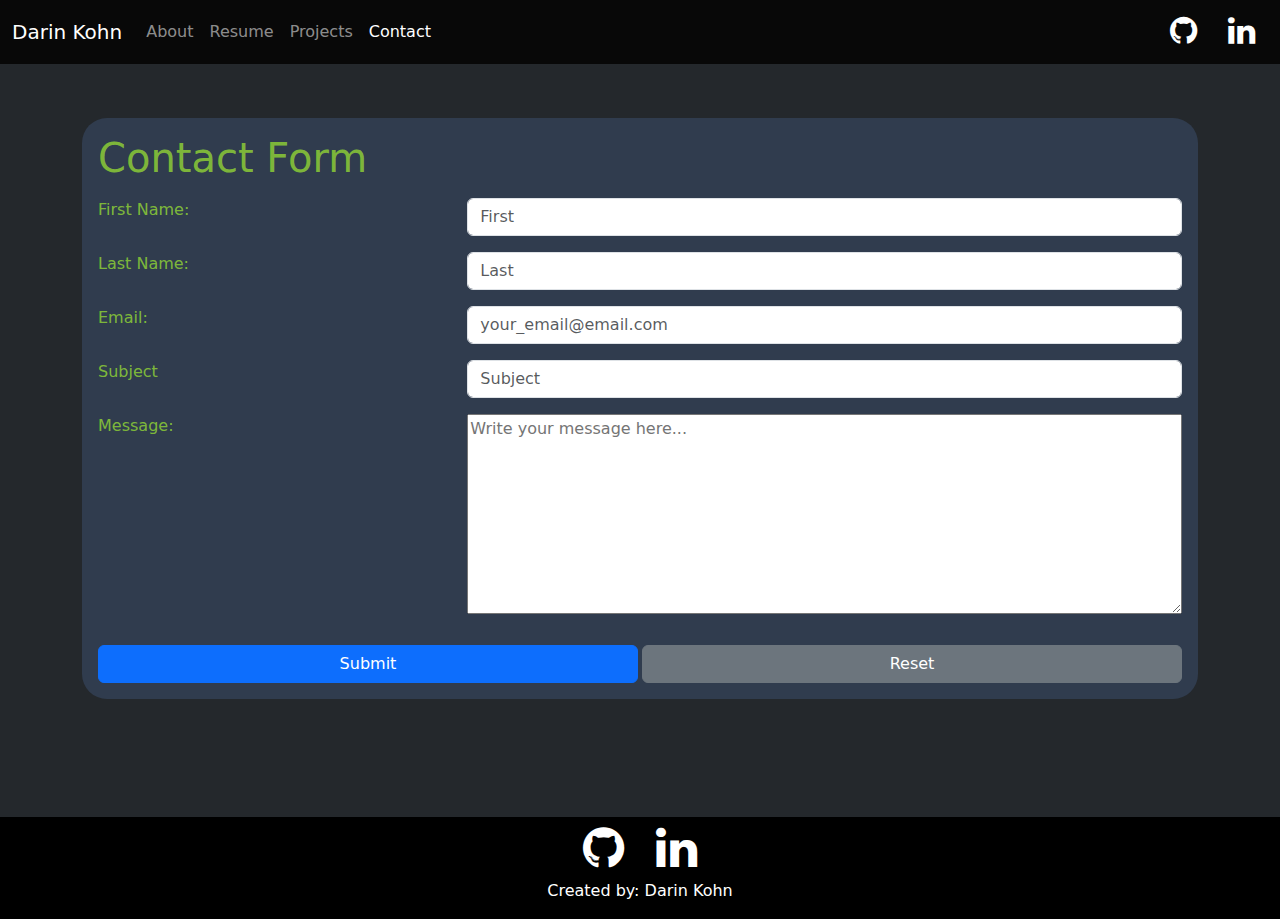
<file: pages/contact.html>
<!DOCTYPE html>
<html lang="en">
  <head>
    <meta charset="UTF-8" />
    <meta http-equiv="X-UA-Compatible" content="IE=edge" />
    <meta name="viewport" content="width=device-width, initial-scale=1.0" />
    <title>Contact - Darin Kohn</title>
    <link rel="stylesheet" href="https://cdn.jsdelivr.net/npm/bootstrap@5.0.2/dist/css/bootstrap.min.css" />
    <link rel="stylesheet" href="https://cdnjs.cloudflare.com/ajax/libs/font-awesome/4.7.0/css/font-awesome.min.css">
    <link rel="stylesheet" href="../css/all-pages.css" />
    <link rel="stylesheet" href="../css/contact-info.css" />
  </head>
  <body>
    <div id="header"></div>
    <main class="container pt-5">
        <form class="form-horizontal bg-element page-element mx-auto p-3">
          <h1>Contact Form</h1>
          <div class="form-group mt-3">
            <div class="row ">
              <div class="col-sm-4">
                <label for="firstname" class="form-element">First Name:</label> 
              </div>
              <div class="col-sm-8">
                <input class="form-control" type="text" name="firstname" id="firstname" placeholder="First" />
              </div>
            </div>
          </div>
          <div class="form-group mt-3">
            <div class="row">
              <div class="col-sm-4">
                <label for="lastname" class="form-element">Last Name:</label> 
              </div>
              <div class="col-sm-8">
                <input class="form-control" type="text" name="lastname" id="lastname" placeholder="Last" />
              </div>
            </div>
          </div>
          <div class="form-group mt-3">
            <div class="row">
              <div class="col-sm-4">
                <label for="email" class="form-element">Email:</label>
              </div>
              <div class="col-sm-8">
                <input class="form-control" type="text" name="email" id="email" placeholder="your_email@email.com" />
              </div>
            </div>
          </div>
          <div class ="form-group mt-3">         
            <div class="row">
              <div class="col-sm-4">
                <label for="subject" for="message">Subject</label>
              </div>
              <div class="col-sm-8">
                <input id="subject" class="form-control" type="text" name="subject" placeholder="Subject"/>
              </div>
            </div>
            <div class ="form-group mt-3">         
              <div class="row">
                <div class="col-sm-4">
                  <label for="message" class="form-element">Message:</label>
                </div>
                     <div class="col-sm-8">
                  <textarea id="message" name="message" placeholder="Write your message here..." style="width: 100%;height:200px;"></textarea>
                </div>
              </div> 
            <div class ="form-group mt-4">
            <div class="row gx-1">
              <div class = "col-6">        
                <input class="btn btn-primary btn-block w-100" type="submit" name="submit" value="Submit"/>
              </div>
              <div class = "col-6">        
                <input class="btn btn-secondary w-100" type="button" name="reset" value="Reset"/>
              </div>
            </div>
        </form>        
    </main>
    <div id="footer"></div>
    <script src="../js/header.js"></script>
    <script src="../js/footer.js"></script>
  </body>
</html>
</file>
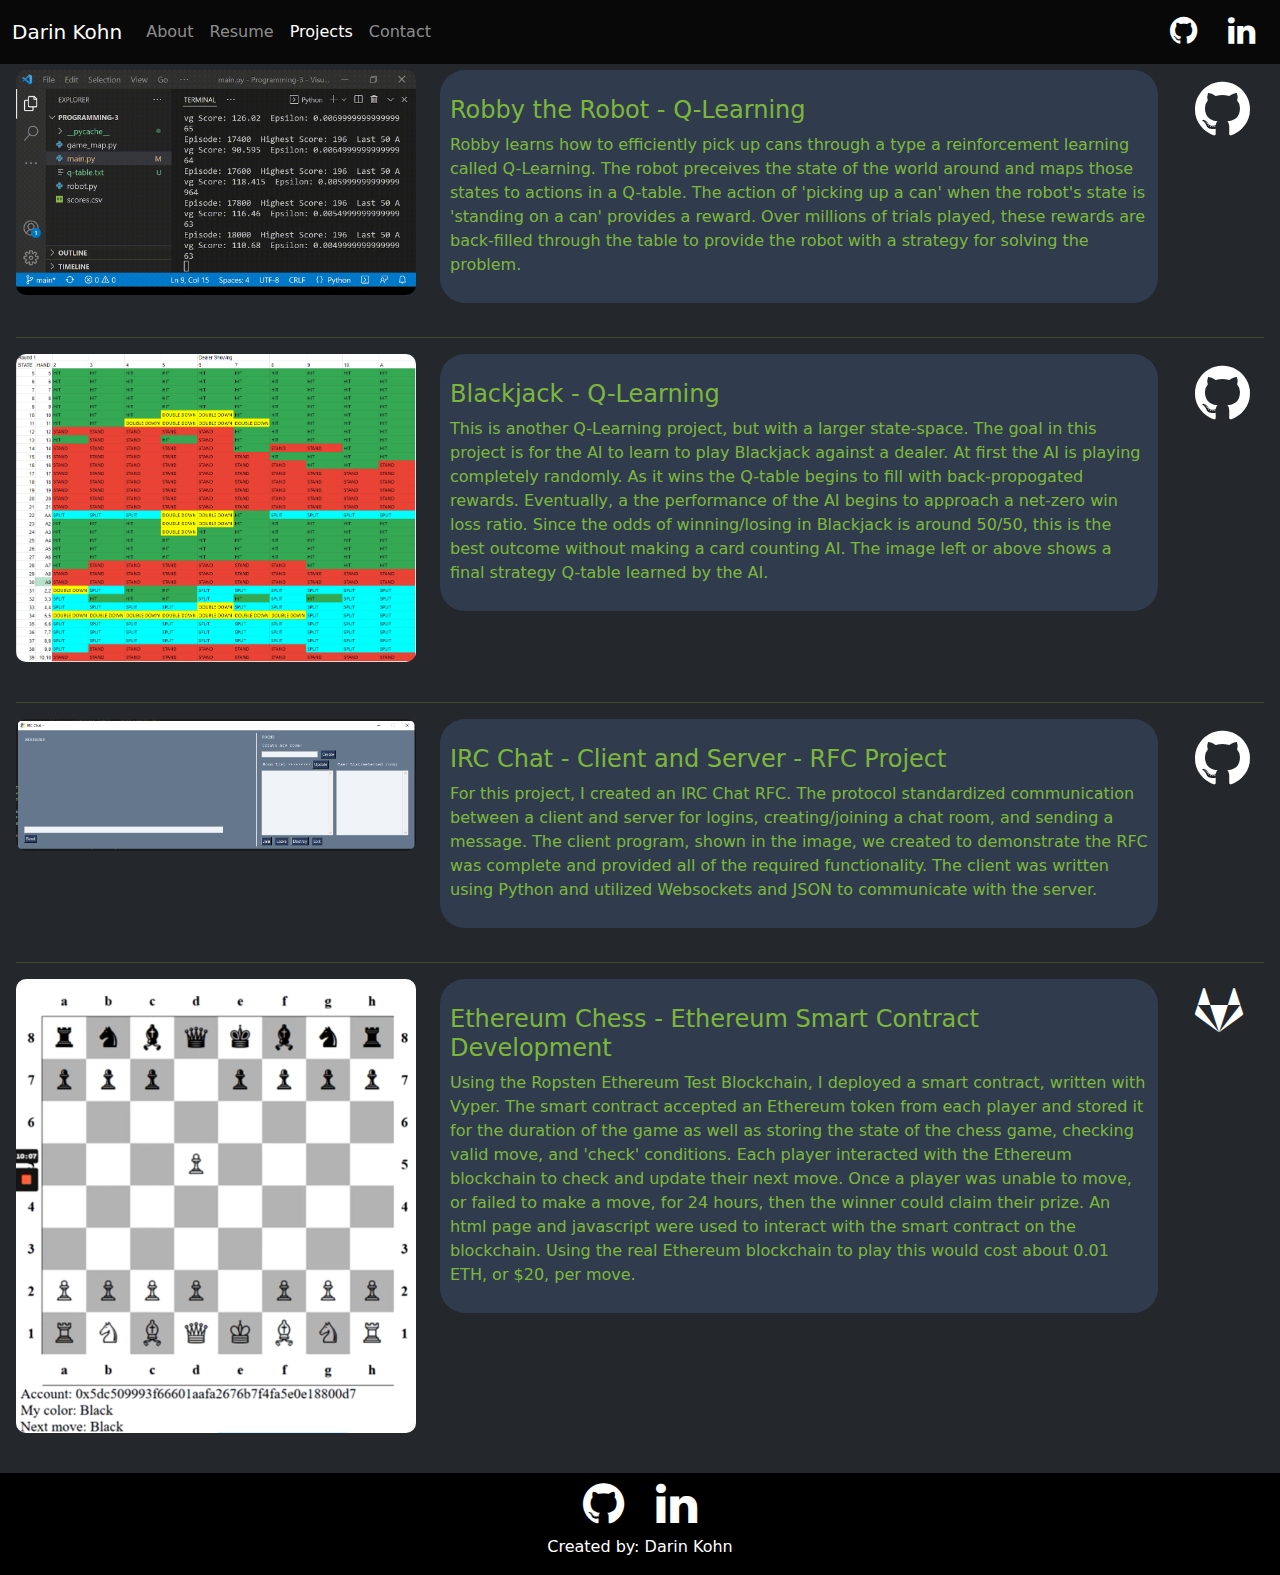
<file: pages/projects.html>
<!DOCTYPE html>
<html lang="en">
  <head>
    <meta charset="UTF-8" />
    <meta http-equiv="X-UA-Compatible" content="IE=edge" />
    <meta name="viewport" content="width=device-width, initial-scale=1.0" />
    <title>Projects - Darin Kohn</title>
    <link rel="stylesheet" href="https://cdn.jsdelivr.net/npm/bootstrap@5.0.2/dist/css/bootstrap.min.css" />
    <link rel="stylesheet" href="https://cdnjs.cloudflare.com/ajax/libs/font-awesome/4.7.0/css/font-awesome.min.css">
    <link rel="stylesheet" href="../css/all-pages.css" />
    <link rel="stylesheet" href="../css/projects-info.css" />
  </head>
  <body>
    <div id="header"></div>
    <main>
      <div class="px-sm-3">
        <div class="row d-flex mb-4">
          <div class="col-lg-4 col-md-12 mb-3">
            <img src="../images/robot.gif" alt="A gif of Robby (@) picking up a room of cans (o)" title="Robby in action">
          </div>
          <div class="col-lg-7 col-md-10">
            <div class="bg-element page-element">
              <p>
                <h4>Robby the Robot - Q-Learning</h4>
                Robby learns how to efficiently pick up cans through a type a reinforcement learning called Q-Learning. 
                The robot preceives the state of the world around and maps those states to actions in a Q-table. The 
                action of 'picking up a can' when the robot's state is 'standing on a can' provides a reward. Over 
                millions of trials played, these rewards are back-filled through the table to provide the robot with a
                strategy for solving the problem.
              </p>
            </div>
          </div>
          <div class="col-lg-1 col-md-2">
            <a class="btn project-icon" href="https://github.com/d-kohn/Robot-Q-Learning">
              <i class="fa fa-github fa-4x"></i>
              <span class="visually-hidden">Github</span>
            </a>                                    
          </div>
         </div>

        <hr>
        <div class="row mb-4">
          <div class="col-lg-4 col-md-12 mb-3">
            <img src="../images/blackjack.png" alt="A blackjack strategy table created by the Q-Learning AI" title="AI created blackjack strategy table">
          </div>
          <div class="col-lg-7 col-md-10">
            <div class="bg-element page-element">
              <p>
                <h4>Blackjack - Q-Learning</h4>
                This is another Q-Learning project, but with a larger state-space. The goal in this project
                is for the AI to learn to play Blackjack against a dealer. At first the AI is playing completely
                randomly. As it wins the Q-table begins to fill with back-propogated rewards. Eventually, a
                the performance of the AI begins to approach a net-zero win loss ratio. Since the odds of
                winning/losing in Blackjack is around 50/50, this is the best outcome without making a card
                counting AI. The image left or above shows a final strategy Q-table learned by the AI.
              </p>  
            </div>
          </div>
          <div class="col-lg-1 col-md-2">
            <a class="btn project-icon" href="https://github.com/d-kohn/AI-Blackjack">
              <i class="fa fa-github fa-4x"></i>
              <span class="visually-hidden">Github</span>
            </a>                                    
          </div>
        </div>

        <hr>
        <div class="row mb-4">
          <div class="col-lg-4 col-md-12 mb-3">
            <img src="../images/irc.png" alt="IRC Chat client window" title="IRC Chat client">
          </div>
          <div class="col-lg-7 col-md-10">
            <div class="bg-element page-element">
              <p>
                <h4>IRC Chat - Client and Server - RFC Project</h4>
                For this project, I created an IRC Chat RFC. The protocol standardized communication between
                a client and server for logins, creating/joining a chat room, and sending a message. The client
                program, shown in the image, we created to demonstrate the RFC was complete and provided all of
                the required functionality. The client was written using Python and utilized Websockets and
                JSON to communicate with the server.
              </p>
            </div>  
          </div>
          <div class="col-lg-1 col-md-2">
            <a class="btn project-icon" href="https://github.com/d-kohn/IRC-Client">
              <i class="fa fa-github fa-4x"></i>
              <span class="visually-hidden">Github</span>
            </a>                                    
          </div>
         </div>
        <hr>
        <div class="row mb-4">
          <div class="col-lg-4 col-md-12 mb-3">
            <img src="../images/chess.png" alt="An image of a chessboard and player information" title="EtherChess web interface">
          </div>
          <div class="col-lg-7 col-md-10">
            <div class="bg-element page-element">
              <p>
              <h4>Ethereum Chess - Ethereum Smart Contract Development</h4>
              Using the Ropsten Ethereum Test Blockchain, I deployed a smart contract, written with Vyper. The 
              smart contract accepted an Ethereum token from each player and stored it for the duration of 
              the game as well as storing the state of the chess game, checking valid move, and 'check' 
              conditions. Each player interacted with the Ethereum blockchain to check and update their next
              move. Once a player was unable to move, or failed to make a move, for 24 hours, then the winner
              could claim their prize. An html page and javascript were used to interact with the smart contract
              on the blockchain. Using the real Ethereum blockchain to play this would cost about 0.01 ETH, or 
              $20, per move.
            </p>
            </div>
          </div>
          <div class="col-lg-1 col-md-2">
            <a class="btn project-icon" href="https://gitlab.com/dkohn/bc-f21-darin-kohn-dkohn/-/tree/main/final">
              <i class="fa fa-gitlab fa-3x"></i>
              <span class="visually-hidden">Gitlab</span>
            </a>                                    
          </div>
         </div>
      </div>
    </main>
    <div id="footer"></div>
    <script src="../js/header.js"></script>
    <script src="../js/footer.js"></script>
  </body>
</html>
</file>
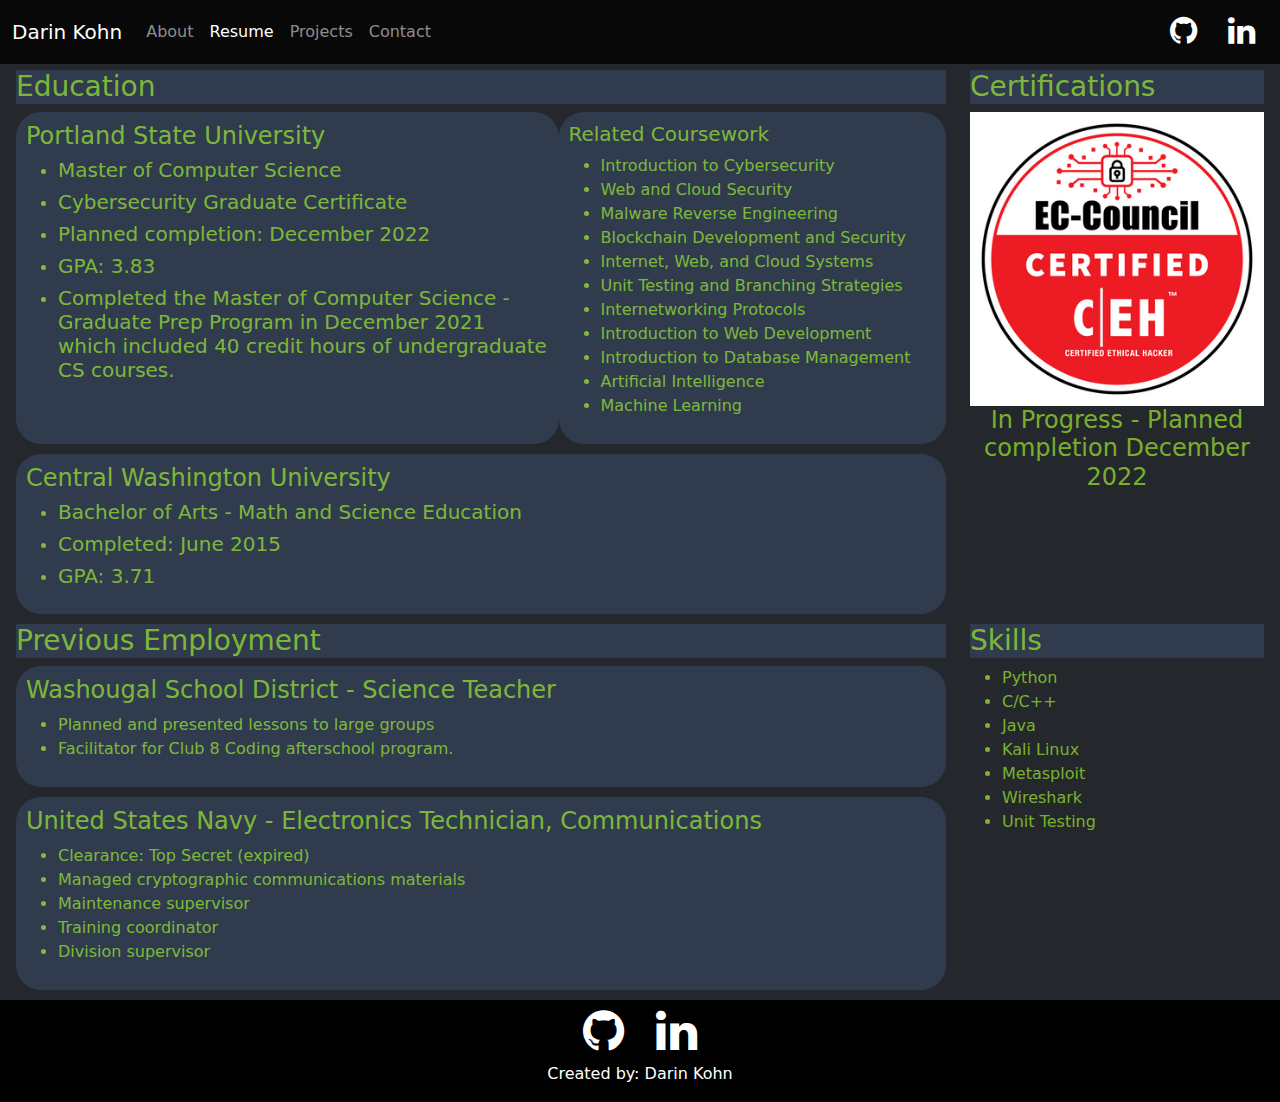
<file: pages/resume.html>
<!DOCTYPE html>
<html lang="en">
  <head>
    <meta charset="UTF-8" />
    <meta http-equiv="X-UA-Compatible" content="IE=edge" />
    <meta name="viewport" content="width=device-width, initial-scale=1.0" />
    <title>Resume - Darin Kohn</title>
    <link rel="stylesheet" href="https://cdn.jsdelivr.net/npm/bootstrap@5.0.2/dist/css/bootstrap.min.css" />
    <link rel="stylesheet" href="https://cdnjs.cloudflare.com/ajax/libs/font-awesome/4.7.0/css/font-awesome.min.css">
    <link rel="stylesheet" href="../css/all-pages.css" />
    <link rel="stylesheet" href="../css/resume-info.css" />
  </head>
  <body>
    <div id="header"></div>
    <main>
      <div class="px-sm-3">
        <div class="row">
          <div class="col-lg-9 col-sm-12">
              <h3 class="resume-header bg-element">Education</h3>
                <div class="d-flex col-lg-12 col-sm-12">
                  <div class="col-lg-7 col-sm-6 page-element bg-element">
                    <h4>Portland State University</h4>
                    <ul>
                      <li><h5>Master of Computer Science</h5></li>
                      <li><h5>Cybersecurity Graduate Certificate</h5></li>
                      <li><h5>Planned completion: December 2022</h5></li>
                      <li><h5>GPA: 3.83</h5></li>
                      <li><h5>Completed the Master of Computer Science - Graduate Prep Program in December
                              2021 which included 40 credit hours of undergraduate CS courses.</h5></li>
                    </ul>               
                  </div> 
                  <div class="col-lg-5 col-sm-6 page-element bg-element">
                    <h5>Related Coursework</h5>
                    <ul>
                      <li>Introduction to Cybersecurity</li>
                      <li>Web and Cloud Security</li>
                      <li>Malware Reverse Engineering</li>
                      <li>Blockchain Development and Security</li>
                      <li>Internet, Web, and Cloud Systems</li>
                      <li>Unit Testing and Branching Strategies</li>
                      <li>Internetworking Protocols</li>
                      <li>Introduction to Web Development</li>
                      <li>Introduction to Database Management</li>
                      <li>Artificial Intelligence</li>
                      <li>Machine Learning</li>
                    </ul>
                  </div>
                </div>
                <div class="col-lg-12 col-sm-12">
                  <div class="col-lg-12 col-sm-12 page-element bg-element">                
                    <h4>Central Washington University</h4>
                    <ul>
                      <li><h5>Bachelor of Arts - Math and Science Education</h5></li>
                      <li><h5>Completed: June 2015</h5></li>
                      <li><h5>GPA: 3.71</h5></li>
                    </ul>               
                  </div> 
                </div>
          </div>
          <div class="col-lg-3 col-sm-12 ">
            <h3 class="resume-header bg-element">Certifications</h3>
            <div class="col-sm-12 col-lg-12 d-flex justify-content-center">
              <img src="../images/CEH_Badge.png" alt="Red and white badge for EC-Council's C|EH certification" title="C|EH cert badge">
            </div>
            <div class="col-sm-12 col-lg-12 d-flex ">
              <p>
                <h4 class="w-100 text-center">In Progress - Planned completion December 2022</h4>
            </div>
          </div>
        </div>
        <div class="row">
          <div class="col-lg-9 col-sm-12">
              <h3 class="resume-header bg-element">Previous Employment</h3>
              <div class="col-lg-12 col-sm-12 page-element bg-element">                
                <h4>Washougal School District - Science Teacher</h4>
                <ul>
                  <li>Planned and presented lessons to large groups</li>
                  <li>Facilitator for Club 8 Coding afterschool program.</li>
                </ul>
              </div>
              <div class="col-lg-12 col-sm-12 page-element bg-element">                
                <h4>United States Navy - Electronics Technician, Communications</h4>
                <ul>
                  <li>Clearance: Top Secret (expired)</li>
                  <li>Managed cryptographic communications materials</li>
                  <li>Maintenance supervisor</li>
                  <li>Training coordinator</li>
                  <li>Division supervisor</li>
                </ul>
              </div>  
          </div>
          <div class="col-lg-3 col-sm-12">
            <h3 class="resume-header bg-element">Skills</h3>
            <div class="col">
              <ul>
                <li>Python</li>
                <li>C/C++</li>
                <li>Java</li>
                <li>Kali Linux</li>
                <li>Metasploit</li>
                <li>Wireshark</li>
                <li>Unit Testing</li>
              </ul>
            </div> 
          </div>
        </div>  
      </div>
    </main>
    <div id="footer"></div>
    <script src="../js/header.js"></script>
    <script src="../js/footer.js"></script>
  </body>
</html>
</file>
<file: css/all-pages.css>
main {
    min-height: 83vh;
    max-width : 1500px;
    margin: auto;
    margin-top: 20px;
}
nav {
    background-color: #080808;
}

.bg-black {
    background-color: #080808;
}

.navbar-icon {
    color: white;
    border-radius: 100%;
}

.navbar-icon:hover {
    color: black;
    background-color: rgb(255, 255, 255);
    border-radius: 100%;
}

.footer-icon {
    color: white;
    border-radius: 100%;
}

.footer-icon:hover {
    color: black;
    background-color: rgb(255, 255, 255);
    border-radius: 100%;
}

body{
    padding-top: 50px;
    background: #24282c;
    color: rgba(172, 255, 47, 0.651);
}

.bg-element {
    background-color: rgb(48, 60, 78);
  } 

img {
    max-width: 100%;
}
.my-text-color {
    color: rgba(172, 255, 47, 0.651);
}

.page-element {
    border-radius: 25px;
    padding: 10px;
    margin-bottom: 10px; 
}
</file>
<file: css/contact-info.css>
.bootstrap-grid .row > * {
  margin-bottom: 25px;
}
</file>
<file: css/projects-info.css>
.bootstrap-grid .row > * {
  /* border: 1px solid var(--white); */
  margin-bottom: 25px;
}

img {
  border-radius: 10px;
  max-height: 500px;
}

.project-icon {
  color: white;
  border-radius: 100%;
  width : auto;
  height: auto;
}

.project-icon:hover {
  color: white;
  background-color: rgb(0, 0, 0);
  border-radius: 100%;
}
</file>
<file: css/resume-info.css>
.bootstrap-grid .row > * {
    height: 100px;
    border: 1px solid var(--white);
    padding: 10px;
}

.bg-purple {
    background-color: var(--purple);
  }
  
  .bg-blue {
    background-color: var(--navy);
  }
  
  .bg-teal {
    background-color: var(--teal);
  }
  
  .bg-green {
    background-color: var(--green);
  }
</file>
